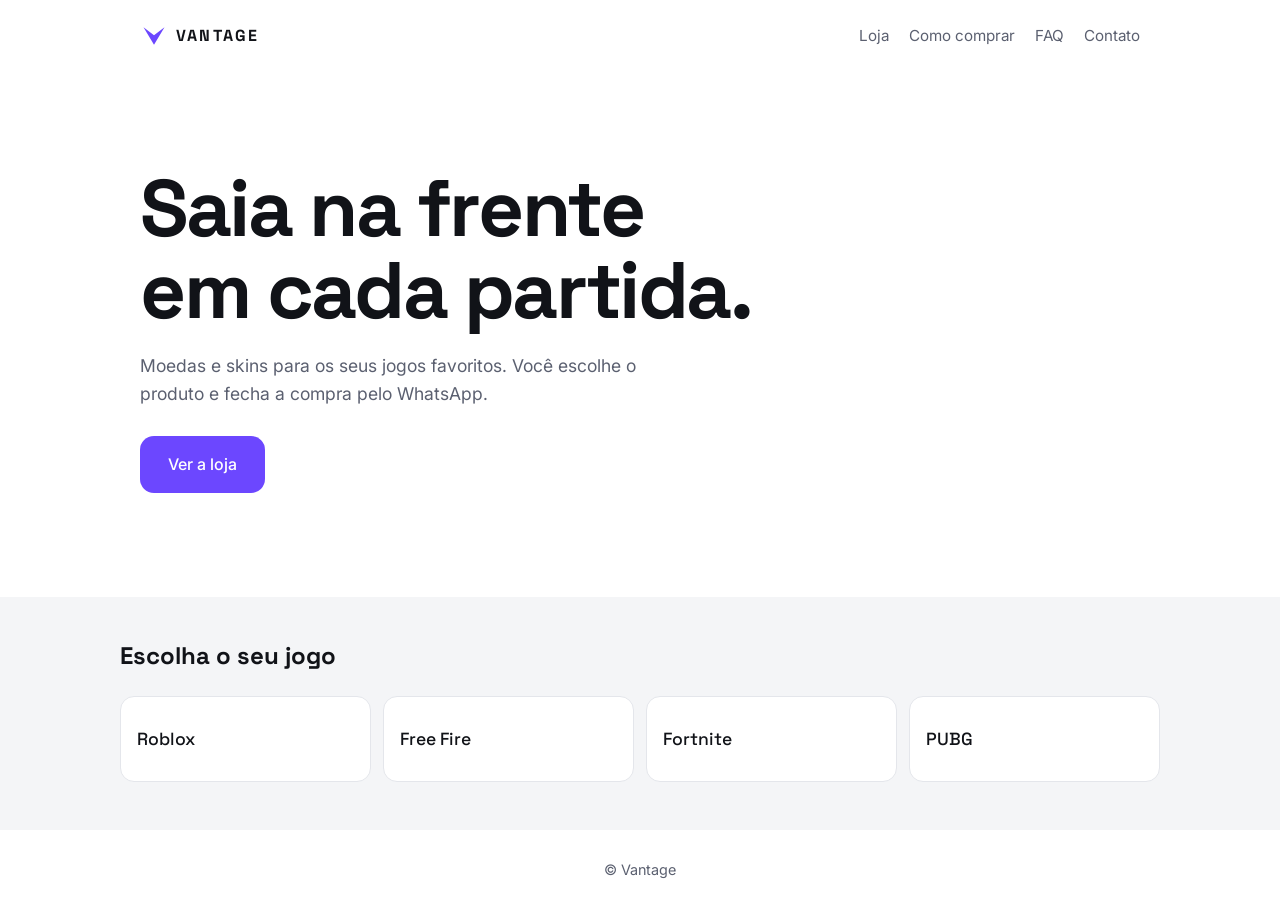
<file: index.html>
<!DOCTYPE html>
<html lang="pt-BR">
<head>
  <meta charset="UTF-8">
  <meta name="viewport" content="width=device-width, initial-scale=1">
  <title>Vantage | Moedas e skins para jogos</title>
  <meta name="description" content="Moedas e skins para Roblox, Free Fire, Fortnite e PUBG. Compra pelo WhatsApp.">
  <link rel="preconnect" href="https://fonts.googleapis.com">
  <link rel="preconnect" href="https://fonts.gstatic.com" crossorigin>
  <link href="https://fonts.googleapis.com/css2?family=Inter:wght@400;500&family=Space+Grotesk:wght@500;700&display=swap" rel="stylesheet">
  <link rel="stylesheet" href="css/style.css">
</head>
<body>

  <header class="topo">
    <a class="logo" href="index.html" aria-label="Vantage, página inicial">
      <svg viewBox="0 0 32 32" width="28" height="28" aria-hidden="true">
        <path d="M4 6 L16 26 L28 6 L16 15 Z" fill="currentColor"/>
      </svg>
      <span>VANTAGE</span>
    </a>
    <nav class="menu" aria-label="Principal">
      <a href="loja.html">Loja</a>
      <a href="como-comprar.html">Como comprar</a>
      <a href="faq.html">FAQ</a>
      <a href="contato.html">Contato</a>
    </nav>
  </header>

  <main>
    <section class="hero">
      <h1>Saia na frente em cada partida.</h1>
      <p>Moedas e skins para os seus jogos favoritos. Você escolhe o produto e fecha a compra pelo WhatsApp.</p>
      <a class="botao" href="loja.html">Ver a loja</a>
    </section>

    <section class="jogos">
      <h2>Escolha o seu jogo</h2>
      <div class="jogos-lista">
        <a href="loja.html#roblox">Roblox</a>
        <a href="loja.html#free-fire">Free Fire</a>
        <a href="loja.html#fortnite">Fortnite</a>
        <a href="loja.html#pubg">PUBG</a>
      </div>
    </section>
  </main>

  <footer class="rodape">
    <p>© Vantage</p>
  </footer>

</body>
</html>
</file>
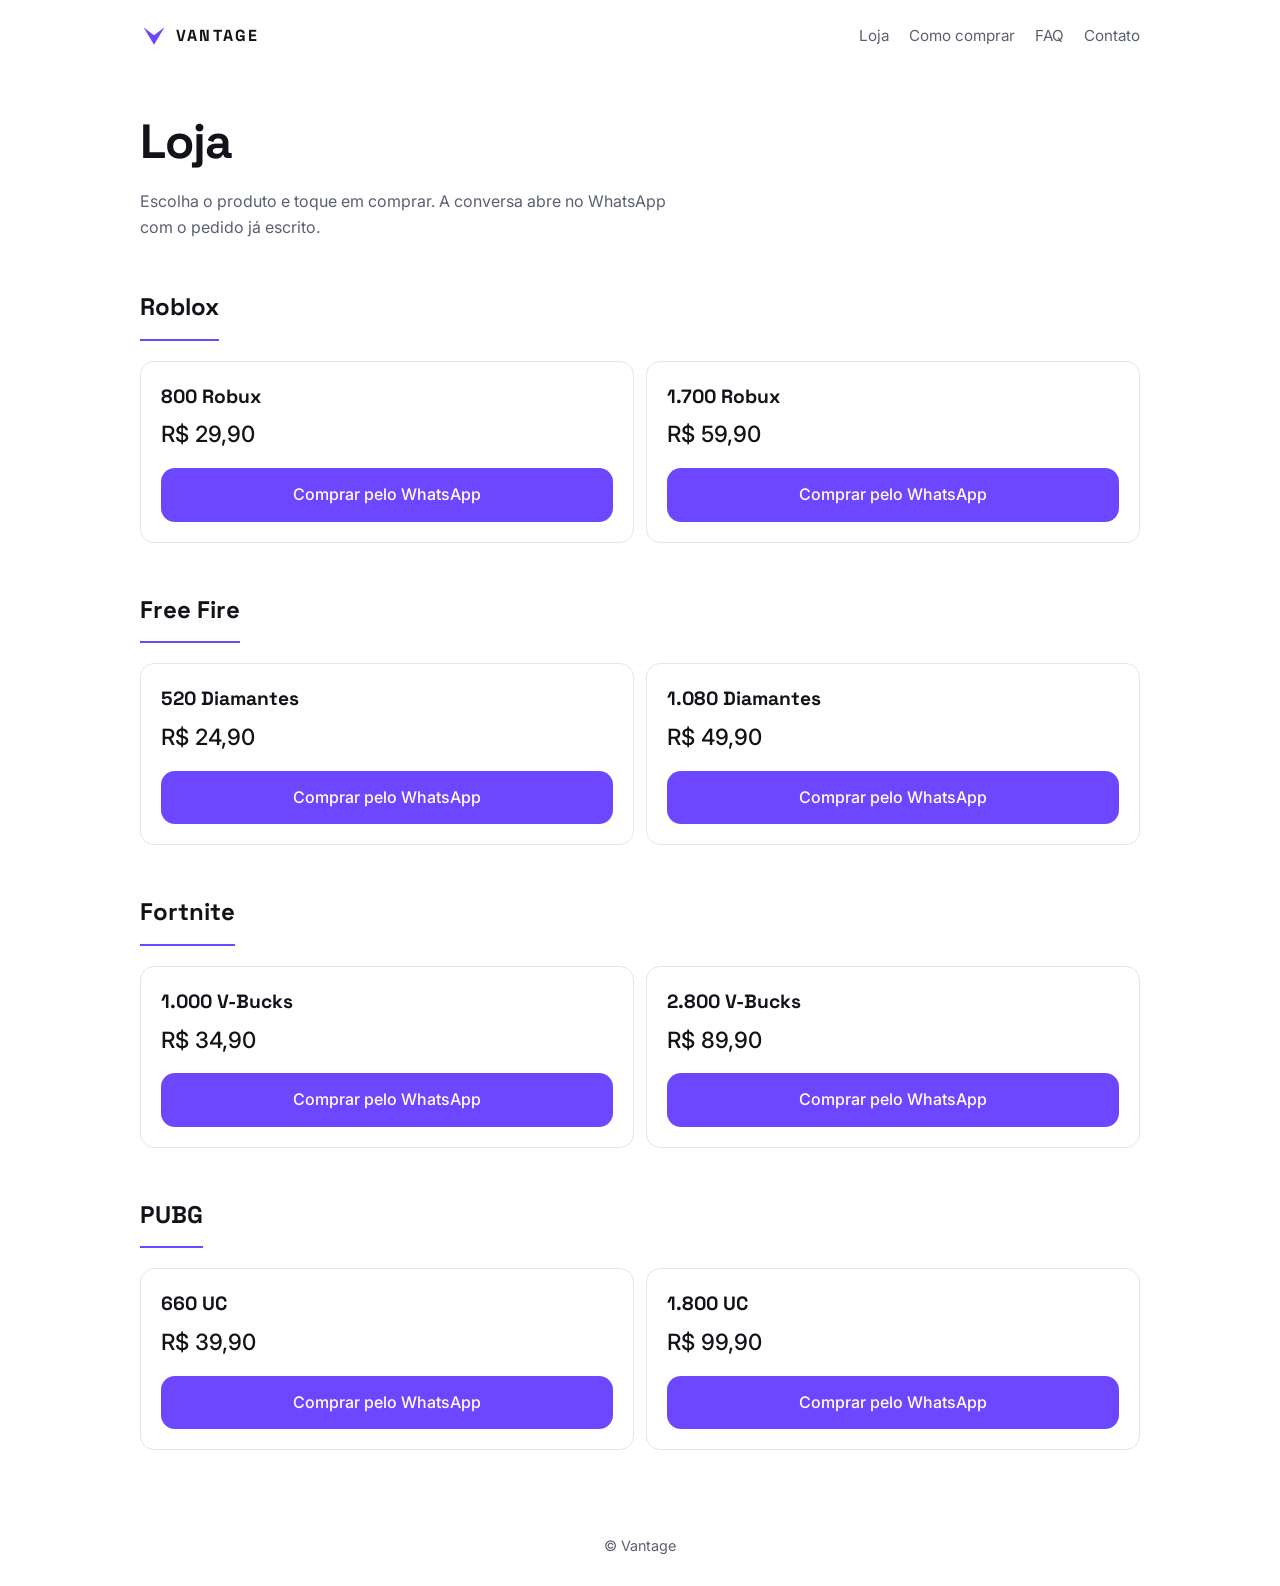
<file: loja.html>
<!DOCTYPE html>
<html lang="pt-BR">
<head>
  <meta charset="UTF-8">
  <meta name="viewport" content="width=device-width, initial-scale=1">
  <title>Loja | Vantage</title>
  <meta name="description" content="Moedas e skins para Roblox, Free Fire, Fortnite e PUBG.">
  <link rel="preconnect" href="https://fonts.googleapis.com">
  <link rel="preconnect" href="https://fonts.gstatic.com" crossorigin>
  <link href="https://fonts.googleapis.com/css2?family=Inter:wght@400;500&family=Space+Grotesk:wght@500;700&display=swap" rel="stylesheet">
  <link rel="stylesheet" href="css/style.css">
  <link rel="stylesheet" href="css/loja.css">
</head>
<body>

  <header class="topo">
    <a class="logo" href="index.html" aria-label="Vantage, página inicial">
      <svg viewBox="0 0 32 32" width="28" height="28" aria-hidden="true">
        <path d="M4 6 L16 26 L28 6 L16 15 Z" fill="currentColor"/>
      </svg>
      <span>VANTAGE</span>
    </a>
    <nav class="menu" aria-label="Principal">
      <a href="loja.html">Loja</a>
      <a href="como-comprar.html">Como comprar</a>
      <a href="faq.html">FAQ</a>
      <a href="contato.html">Contato</a>
    </nav>
  </header>

  <main class="loja">
    <h1>Loja</h1>
    <p class="intro">Escolha o produto e toque em comprar. A conversa abre no WhatsApp com o pedido já escrito.</p>
    <div id="catalogo"></div>
    <noscript>Ative o JavaScript no navegador para ver os produtos.</noscript>
  </main>

  <footer class="rodape">
    <p>© Vantage</p>
  </footer>

  <script src="js/produtos.js"></script>
  <script src="js/loja.js"></script>
</body>
</html>
</file>
<file: css/style.css>
/* Cores e fontes da Vantage. Para mudar o visual, edite aqui. */
:root {
  --branco: #FFFFFF;
  --cinza: #F4F5F7;
  --grafite: #111318;
  --texto-suave: #5B6070;
  --violeta: #6C47FF;
  --violeta-escuro: #5636E0;
  --fonte-titulo: "Space Grotesk", system-ui, sans-serif;
  --fonte-texto: "Inter", system-ui, sans-serif;
}

* { box-sizing: border-box; margin: 0; }

body {
  background: var(--branco);
  color: var(--grafite);
  font-family: var(--fonte-texto);
  line-height: 1.6;
}

a { color: inherit; text-decoration: none; }
a:focus-visible { outline: 3px solid var(--violeta); outline-offset: 3px; }

/* Topo */
.topo {
  display: flex;
  flex-wrap: wrap;
  align-items: center;
  justify-content: space-between;
  gap: 12px 24px;
  padding: 16px 20px;
  max-width: 1040px;
  margin: 0 auto;
}
.logo {
  display: flex;
  align-items: center;
  gap: 8px;
  color: var(--violeta);
  font-family: var(--fonte-titulo);
  font-weight: 700;
  letter-spacing: 0.14em;
}
.logo span { color: var(--grafite); }
.menu { display: flex; flex-wrap: wrap; gap: 4px 20px; font-size: 0.95rem; }
.menu a { padding: 8px 0; color: var(--texto-suave); }
.menu a:hover { color: var(--grafite); }

/* Destaque */
.hero {
  max-width: 1040px;
  margin: 0 auto;
  padding: 56px 20px 64px;
}
.hero h1 {
  font-family: var(--fonte-titulo);
  font-weight: 700;
  font-size: clamp(2.5rem, 11vw, 5rem);
  line-height: 1.02;
  letter-spacing: -0.03em;
  max-width: 12ch;
}
.hero p {
  margin-top: 20px;
  max-width: 34rem;
  font-size: 1.1rem;
  color: var(--texto-suave);
}
.botao {
  display: inline-block;
  margin-top: 28px;
  padding: 16px 28px;
  border-radius: 14px;
  background: var(--violeta);
  color: var(--branco);
  font-weight: 500;
  transition: background 0.2s;
}
.botao:hover { background: var(--violeta-escuro); }

/* Jogos */
.jogos {
  background: var(--cinza);
  padding: 40px 20px 48px;
}
.jogos h2, .jogos-lista { max-width: 1040px; margin-left: auto; margin-right: auto; }
.jogos h2 {
  font-family: var(--fonte-titulo);
  font-size: 1.5rem;
  margin-bottom: 20px;
}
.jogos-lista {
  display: grid;
  grid-template-columns: repeat(2, 1fr);
  gap: 12px;
}
.jogos-lista a {
  padding: 28px 16px;
  border-radius: 14px;
  background: var(--branco);
  font-family: var(--fonte-titulo);
  font-weight: 500;
  font-size: 1.1rem;
  border: 1px solid #E4E6EB;
  transition: border-color 0.2s;
}
.jogos-lista a:hover { border-color: var(--violeta); }

/* Rodapé */
.rodape {
  padding: 28px 20px;
  text-align: center;
  font-size: 0.9rem;
  color: var(--texto-suave);
}

@media (min-width: 720px) {
  .hero { padding: 96px 20px 104px; }
  .jogos-lista { grid-template-columns: repeat(4, 1fr); }
}
</file>
<file: css/loja.css>
/* Visual da página Loja */
.loja {
  max-width: 1040px;
  margin: 0 auto;
  padding: 32px 20px 56px;
}
.loja h1 {
  font-family: var(--fonte-titulo);
  font-size: clamp(2rem, 8vw, 3rem);
  letter-spacing: -0.02em;
}
.intro {
  margin-top: 8px;
  max-width: 34rem;
  color: var(--texto-suave);
}

.jogo-secao {
  margin-top: 48px;
  scroll-margin-top: 16px;
}
.jogo-secao h2 {
  font-family: var(--fonte-titulo);
  font-size: 1.5rem;
  padding-bottom: 12px;
  border-bottom: 2px solid var(--violeta);
  display: inline-block;
}

.produtos {
  display: grid;
  grid-template-columns: 1fr;
  gap: 12px;
  margin-top: 20px;
}
.produto {
  padding: 20px;
  border: 1px solid #E4E6EB;
  border-radius: 14px;
  background: var(--branco);
}
.produto h3 {
  font-family: var(--fonte-titulo);
  font-size: 1.2rem;
}
.preco {
  margin-top: 4px;
  font-size: 1.4rem;
  font-weight: 500;
}
.produto .botao {
  display: block;
  margin-top: 16px;
  padding: 14px 16px;
  text-align: center;
}

@media (min-width: 720px) {
  .produtos { grid-template-columns: repeat(2, 1fr); }
}
</file>
